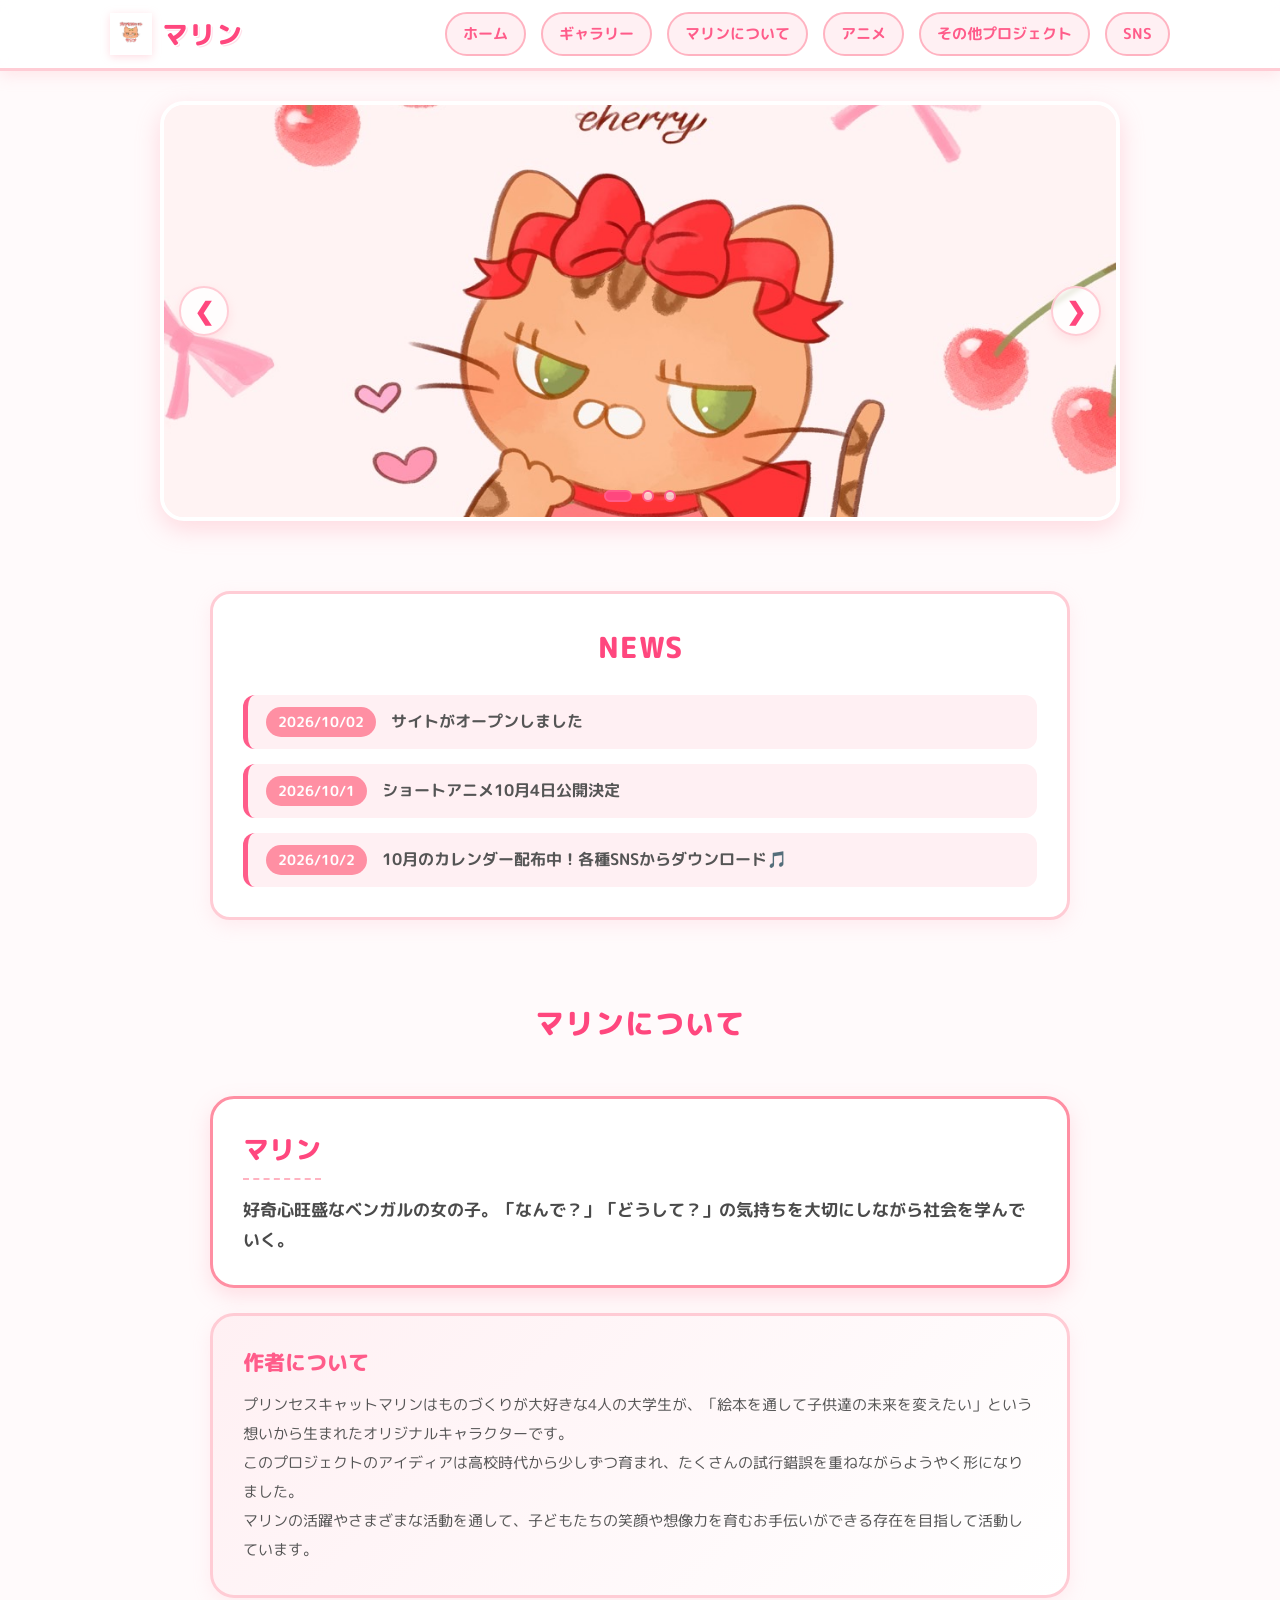
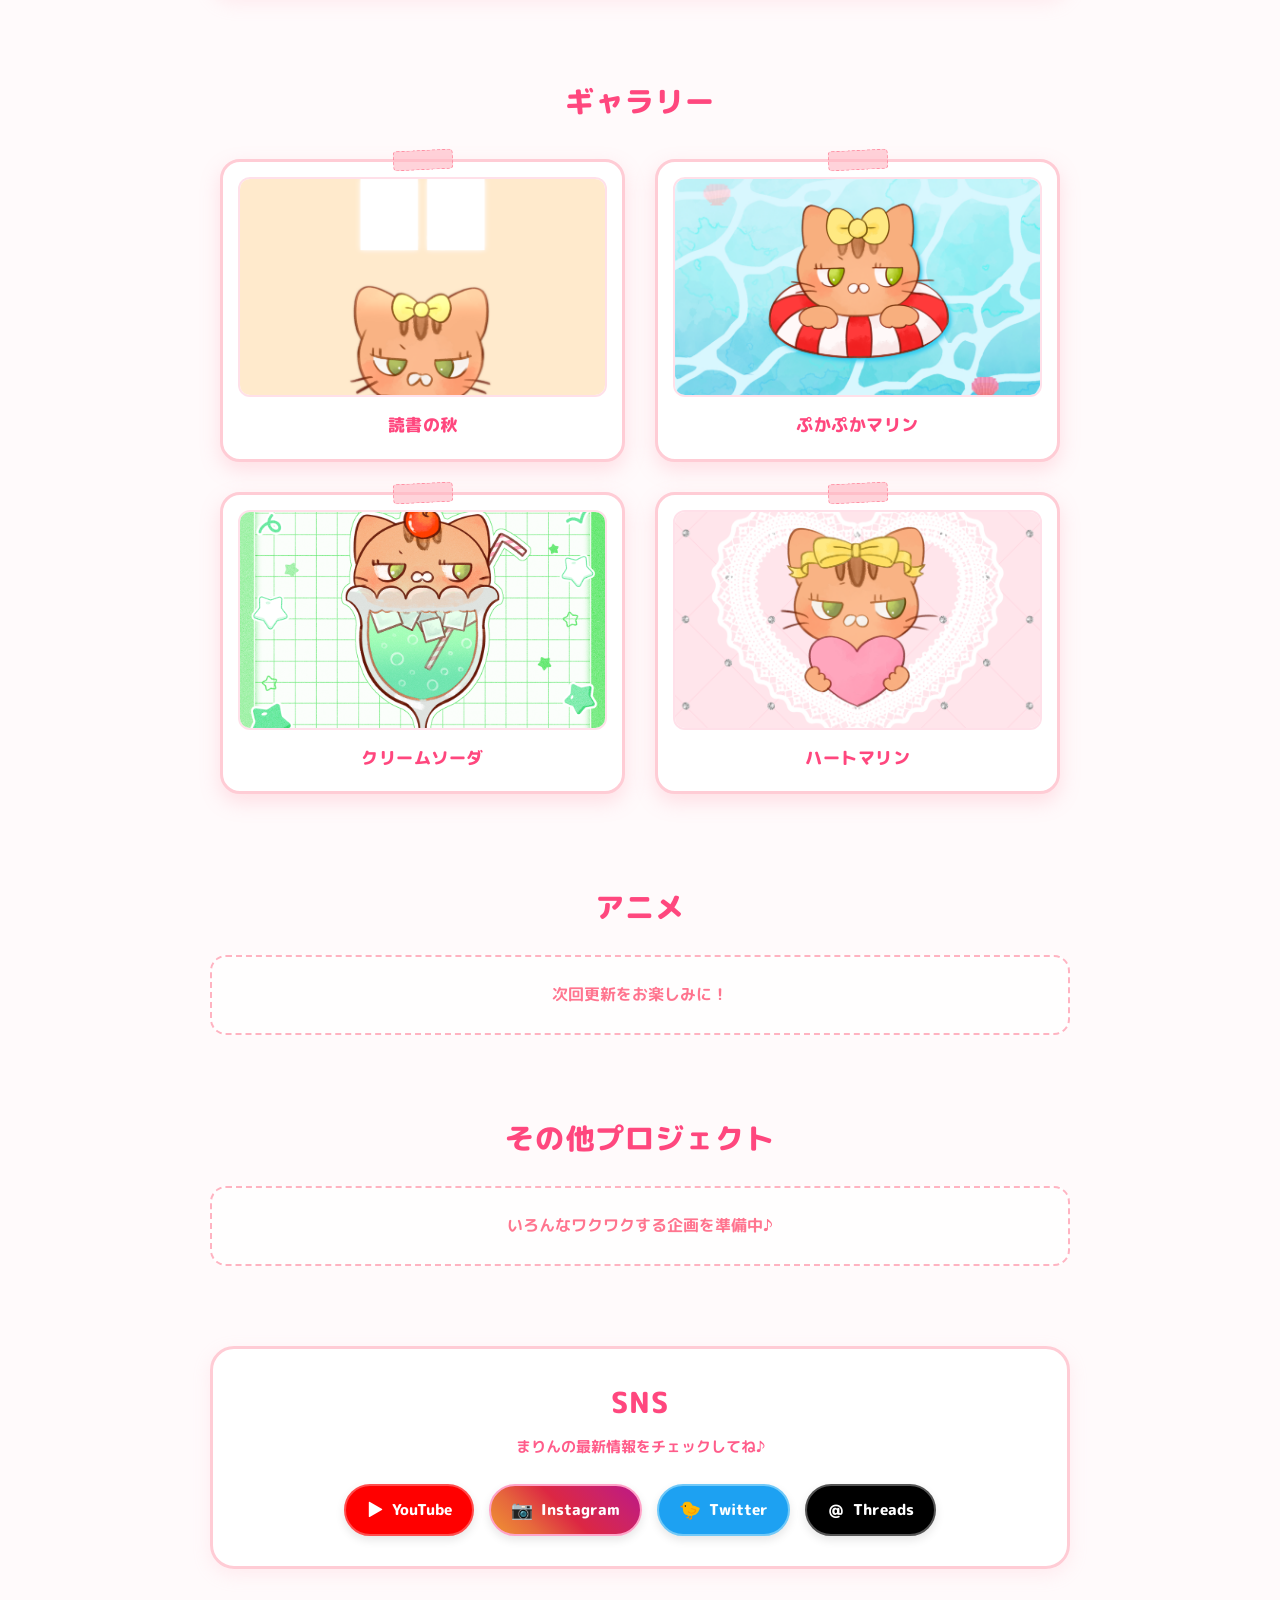
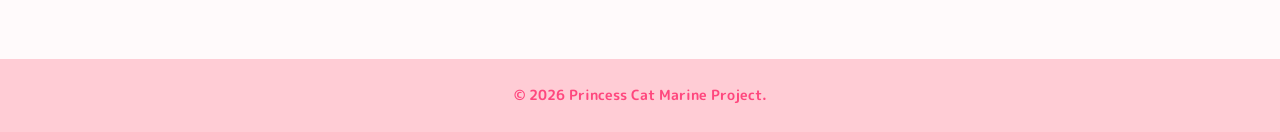
<file: index.html>
<!DOCTYPE html>
<html lang="ja">
<head>
  <meta charset="UTF-8">
  <meta name="viewport" content="width=device-width, initial-scale=1.0">
  <meta name="google-site-verification" content="SN64pRL7KPBeS6AFcpavw4hqOXpsQOiIx0HWBcwmg94" />
  <title>プリンセスキャットマリン Official Website</title>
  
  <!-- 丸ゴシック系フォント（Google Fonts）の読み込み -->
  <link rel="preconnect" href="https://fonts.googleapis.com">
  <link rel="preconnect" href="https://fonts.gstatic.com" crossorigin>
  <link href="https://fonts.googleapis.com/css2?family=M+PLUS+Rounded+1c:wght@400;700;800&display=swap" rel="stylesheet">

  <meta name="keywords" content="プリンセスキャット, マリン, ベンガル, ねこ, イラスト, ヨツヤ, 教育アニメ, ショートアニメ, プリンセスキャットマリン">
  <meta name="description" content="幼児向け教育ショートアニメ公開中のプリンセスキャットマリンの公式サイト。毎週日曜日と水曜日に新作動画公開予定🎵">
  <title>プリンセスキャットマリン公式サイト</title>

  <meta property="og:title" content="プリンセスキャットマリン">
  <meta property="og:description" content="幼児向け教育ショートアニメ公開中のプリンセスキャットマリンの公式サイト。毎週日曜日と水曜日に新作動画公開予定🎵">
  <meta property="og:type" content="website">
  <meta property="og:url" content="https://agu8759094-create.github.io/marin-page/">
  
  <!-- CSSの読み込み -->
  <link rel="stylesheet" href="style.css">
</head>



<body>

  <!-- ==========================================
    1. ロード画面（GIF animation & Progress bar）
  =========================================== -->
  <div id="loading" class="loading-overlay">
    <div class="loading-content">
      <img src="images/walk.GIF" alt="ロード中..." class="loading-gif">
      <div class="loading-bar-container">
        <div class="loading-bar" id="loading-bar"></div>
      </div>
      <p class="loading-text">ロード中... </p>
    </div>
  </div>

  <!-- ==========================================
    2. ヘッダー（サンリオ風デザイン）
  =========================================== -->
  <header class="site-header">
    <meta name="google-site-verification" content="SN64pRL7KPBeS6AFcpavw4hqOXpsQOiIx0HWBcwmg94" />
    <div class="header-inner">
      <!-- ロゴ & アイコン -->
      <a href="#" class="site-logo">
        <img src="images/aikon.png" alt="まりん アイコン" class="logo-icon">
        <span class="logo-text">マリン</span>
      </a>

      <!-- PC用ナビゲーション -->
      <nav class="desktop-nav">
        <ul>
          <li><a href="#home" class="nav-link">ホーム</a></li>
          <li><a href="#gallery" class="nav-link">ギャラリー</a></li>
          <li><a href="#about" class="nav-link">マリンについて</a></li>
          <li><a href="#anime" class="nav-link">アニメ</a></li>
          <li><a href="#projects" class="nav-link">その他プロジェクト</a></li>
          <li><a href="#sns" class="nav-link">SNS</a></li>
        </ul>
      </nav>

      <!-- スマホ用ハンバーガーボタン -->
      <button class="hamburger-btn" id="hamburger-btn" aria-label="メニューを開く">
        <span class="bar"></span>
        <span class="bar"></span>
        <span class="bar"></span>
      </button>
    </div>

    <!-- スマホ用スライドメニュー（バツボタン付き） -->
    <div class="mobile-menu" id="mobile-menu">
      <button class="close-btn" id="close-btn" aria-label="メニューを閉じる">×</button>
      <nav class="mobile-nav">
        <ul>
          <li><a href="#home" class="mobile-nav-link">ホーム</a></li>
          <li><a href="#gallery" class="mobile-nav-link">ギャラリー</a></li>
          <li><a href="#about" class="mobile-nav-link">マリンについて</a></li>
          <li><a href="#anime" class="mobile-nav-link">アニメ</a></li>
          <li><a href="#projects" class="mobile-nav-link">その他プロジェクト</a></li>
          <li><a href="#sns" class="nav-link">SNS</a></li>
        </ul>
      </nav>
    </div>
  </header>

  <!-- ==========================================
    メインコンテンツ
  =========================================== -->
  <main>

    <!-- 3. スライドショーエリア -->
   <!-- 3. スライドショーエリア（修正後） -->
   <section id="home" class="hero-section">
    <div class="slideshow-container">
      <div class="slide fade">
        <img src="images/cherry.JPG" alt="スライド画像1">
      </div>
      <div class="slide fade">
        <img src="images/news1.png" alt="スライド画像2">
      </div>
      <div class="slide fade">
        <img src="images/news2.png" alt="スライド画像3">
      </div>
      
      <!-- ★ここに矢印ボタンを追加します -->
      <!-- 前へボタン -->
      <a class="prev-btn" id="prev-btn" aria-label="前のスライドへ">&#10094;</a>
      <!-- 次へボタン -->
      <a class="next-btn" id="next-btn" aria-label="次のスライドへ">&#10095;</a>
      
      <!-- インジケーター（ドット） -->
      <div class="dots-container">
        <span class="dot"></span>
        <span class="dot"></span>
        <span class="dot"></span>
      </div>
    </div>
  </section>

    <!-- 4. ニュース欄（背景：cat.background.JPG） -->
    <section class="news-section">
      <div class="news-container">
        <h2 class="section-title">NEWS</h2>
        <ul class="news-list">
          <li class="news-item">
            <span class="news-date">2026/10/02</span>
            <span class="news-text">サイトがオープンしました</span>
          </li>
          <li class="news-item">
            <span class="news-date">2026/10/1</span>
            <span class="news-text">ショートアニメ10月4日公開決定</span>
          </li>
          <li class="news-item">
            <span class="news-date">2026/10/2</span>
            <span class="news-text">10月のカレンダー配布中！各種SNSからダウンロード🎵</span>
          </li>
        </ul>
      </div>
    </section>

    

    <!-- 5. まりんについてセクション -->
    <section id="about" class="about-section">
      <div class="about-container">
        <h2 class="section-title">マリンについて</h2>

        <!-- キャラクター紹介 -->
        <div class="character-card">
          <div class="card-header">
            <h3>マリン</h3>
          </div>
          <p class="character-desc">
            好奇心旺盛なベンガルの女の子。「なんで？」「どうして？」の気持ちを大切にしながら社会を学んでいく。
          </p>
        </div>

        <!-- 作者紹介 -->
        <div class="author-card">
          <h3 class="author-title">作者について</h3>
          <p class="author-desc">
            プリンセスキャットマリンはものづくりが大好きな4人の大学生が、「絵本を通して子供達の未来を変えたい」という想いから生まれたオリジナルキャラクターです。<br>
            このプロジェクトのアイディアは高校時代から少しずつ育まれ、たくさんの試行錯誤を重ねながらようやく形になりました。<br>
            マリンの活躍やさまざまな活動を通して、子どもたちの笑顔や想像力を育むお手伝いができる存在を目指して活動しています。
          </p>
        </div>
      </div>
    </section>

 <!-- 6. ギャラリーセクション（修正後） -->
 <section id="gallery" class="gallery-section">
    <h2 class="section-title">ギャラリー</h2>
    
    <div class="gallery-grid">
      <!-- カード1 -->
      <div class="gallery-card">
        <div class="card-tape"></div>
        <div class="gallery-img-wrapper">
          <img src="images/gallery1.png" alt="イラスト1">
        </div>
        <p class="gallery-caption">読書の秋</p>
      </div>

      <!-- カード2 -->
      <div class="gallery-card">
        <div class="card-tape"></div>
        <div class="gallery-img-wrapper">
          <img src="images/gallery2.png" alt="イラスト2">
        </div>
        <p class="gallery-caption">ぷかぷかマリン</p>
      </div>

      <!-- カード3 -->
      <div class="gallery-card">
        <div class="card-tape"></div>
        <div class="gallery-img-wrapper">
          <img src="images/soda.png" alt="イラスト3">
        </div>
        <p class="gallery-caption">クリームソーダ</p>
      </div>

      <!-- カード4 -->
      <div class="gallery-card">
        <div class="card-tape"></div>
        <div class="gallery-img-wrapper">
          <img src="images/heart.png" alt="イラスト4">
        </div>
        <p class="gallery-caption">ハートマリン</p>
      </div>
    </div>
  </section>

    <!-- 7. あにめ（プレースホルダー） -->
    <section id="anime" class="placeholder-section">
      <h2 class="section-title">アニメ</h2>
      <p class="placeholder-text">次回更新をお楽しみに！</p>
    </section>

    <!-- 8. その他プロジェクト（プレースホルダー） -->
    <section id="projects" class="placeholder-section">
      <h2 class="section-title">その他プロジェクト</h2>
      <p class="placeholder-text">いろんなワクワクする企画を準備中♪</p>
    </section>

  </main>

  <!-- SNSリンクコーナー -->
  <section id="sns" class="sns-section">
    <div class="sns-container">
      <h2 class="section-title">SNS</h2>
      <p class="sns-subtitle">まりんの最新情報をチェックしてね♪</p>
      
      <div class="sns-links">
        <!-- YouTube -->
        <a href="https://youtube.com/@YOUR_ACCOUNT" target="_blank" rel="noopener noreferrer" class="sns-btn youtube" aria-label="YouTube">
          <span class="sns-icon">▶</span>
          <span class="sns-label">YouTube</span>
        </a>

        <!-- Instagram -->
        <a href="https://www.instagram.com/bengal_marine?stkn=ZWh6czlrN2N4Nmhp&utm_source=qr" target="_blank" rel="noopener noreferrer" class="sns-btn instagram" aria-label="Instagram">
          <span class="sns-icon">📷</span>
          <span class="sns-label">Instagram</span>
        </a>

        <!-- Twitter (X) -->
        <a href="https://x.com/bengal_marine13?s=11" target="_blank" rel="noopener noreferrer" class="sns-btn twitter" aria-label="Twitter">
          <span class="sns-icon">🐤</span>
          <span class="sns-label">Twitter</span>
        </a>

        <!-- Threads -->
        <a href="https://threads.net/@YOUR_ACCOUNT" target="_blank" rel="noopener noreferrer" class="sns-btn threads" aria-label="Threads">
          <span class="sns-icon">＠</span>
          <span class="sns-label">Threads</span>
        </a>
      </div>
    </div>
  </section>

  <!-- ==========================================
    フッター
  =========================================== -->
  <footer class="site-footer">
    <p>&copy; 2026 Princess Cat Marine Project.</p>
  </footer>

</body>
</html>

<!-- script.js の読み込み（</body> の直前に設置） -->
<script src="script.js"></script>
</body>
</html>
</file>
<file: style.css>
/* ==========================================
   0. リセット & 基本設定
=========================================== */
*, *::before, *::after {
  box-sizing: border-box;
  margin: 0;
  padding: 0;
}

html {
  scroll-behavior: smooth;
}


body {
  font-family: 'M PLUS Rounded 1c', "Hiragino Kaku Gothic ProN", "Meiryo", sans-serif;
  color: #ff6b81;
  background-color: #fffafb;
  /* 画像ファイルの指定 
  background-image: url('background2.png');
  background-repeat: no-repeat;
  background-position: center top;
  background-size: contain; /* 画像全体が見えるサイズに収める */
  line-height: 1.6;
}

/* リンクの基本スタイル */
a {
  text-decoration: none;
  color: inherit;
}

/* リストスタイルリセット */
ul, ol {
  list-style: none;
}

/* ==========================================
   1. ローディング画面 (Loading Overlay)
=========================================== */
.loading-overlay {
  position: fixed;
  top: 0;
  left: 0;
  width: 100%;
  height: 100%;
  background-color: #ffffff;
  display: flex;
  justify-content: center;
  align-items: center;
  z-index: 9999;
  transition: opacity 0.6s ease, visibility 0.6s ease;
}

/* JSで非表示にするクラス */
.loading-overlay.loaded {
  opacity: 0;
  visibility: hidden;
}

.loading-content {
  text-align: center;
  width: 80%;
  max-width: 320px;
}

.loading-gif {
  width: 120px;
  height: auto;
  margin-bottom: 20px;
  /* ぷっくり跳ねるような可愛いアニメーション */
  animation: bounce 1.2s infinite alternate ease-in-out;
}

@keyframes bounce {
  0% { transform: translateY(0); }
  100% { transform: translateY(-10px); }
}

.loading-bar-container {
  width: 100%;
  height: 14px;
  background-color: #ffe0e9;
  border-radius: 20px;
  overflow: hidden;
  border: 2px solid #ff8fa3;
  margin-bottom: 12px;
  box-shadow: inset 0 2px 4px rgba(0,0,0,0.05);
}

.loading-bar {
  width: 0%;
  height: 100%;
  background: linear-gradient(90deg, #ff8fa3, #ff5c8a);
  border-radius: 20px;
  transition: width 0.3s ease;
}

.loading-text {
  font-size: 0.95rem;
  font-weight: 700;
  color: #ff5c8a;
}

/* ==========================================
   2. ヘッダー（サンリオ風ぷっくり透け感デザイン）
=========================================== */
.site-header {
  position: sticky;
  top: 0;
  left: 0;
  width: 100%;
  z-index: 1000;
  /* ほんのりピンクがかった上品な半透明背景（すりガラス効果） */
  background: rgba(255, 255, 255, 0.85);
  backdrop-filter: blur(8px);
  -webkit-backdrop-filter: blur(8px);
  border-bottom: 3px solid #ffccd5;
  box-shadow: 0 4px 15px rgba(255, 182, 193, 0.3);
}

.header-inner {
  max-width: 1100px;
  margin: 0 auto;
  padding: 12px 20px;
  display: flex;
  justify-content: space-between;
  align-items: center;
}

/* ロゴエリア */
.site-logo {
  display: flex;
  align-items: center;
  gap: 10px;
  transition: transform 0.3s ease;
}

.site-logo:hover {
  transform: scale(1.05) rotate(-2deg); /* サンリオらしいポップな拡大 */
}

.logo-icon {
  width: 42px;
  height: 42px;
  object-fit: contain;
  filter: drop-shadow(0 2px 4px rgba(255, 143, 163, 0.3));
}

.logo-text {
  font-size: 1.6rem;
  font-weight: 800;
  color: #ff477e;
  letter-spacing: 1px;
  text-shadow: 1px 1px 0px #ffffff, 2px 2px 0px #ffe0e9;
}

/* デスクトップ用ナビゲーション */
.desktop-nav ul {
  display: flex;
  gap: 15px;
}

.nav-link {
  display: inline-block;
  padding: 8px 16px;
  font-weight: 700;
  font-size: 0.95rem;
  color: #ff5c8a;
  background-color: #fff0f3;
  border: 2px solid #ffb3c1;
  border-radius: 25px;
  transition: all 0.3s cubic-bezier(0.175, 0.885, 0.32, 1.275);
}

/* ホバー時のサンリオ風アニメーション（ぷっくり拡大＆シャドウ） */
.nav-link:hover {
  background-color: #ff477e;
  color: #ffffff;
  border-color: #ff477e;
  transform: translateY(-3px) scale(1.08);
  box-shadow: 0 6px 12px rgba(255, 71, 126, 0.25);
}

/* ==========================================
   3. スライドショー（サイズ固定＆ふんわりアニメーション）
=========================================== */
.hero-section {
  padding: 30px 20px;
  max-width: 1000px;
  margin: 0 auto;
}

.slideshow-container {
  position: relative;
  width: 100%;
  height: 420px; /* 画像の元の大きさに関わらず高さを420pxに固定 */
  margin: 0 auto;
  border-radius: 24px;
  overflow: hidden;
  box-shadow: 0 8px 25px rgba(255, 143, 163, 0.3);
  border: 4px solid #ffffff;
  background-color: #fff0f3;
}

.slide {
  display: none;
  width: 100%;
  height: 100%;
}

.slide img {
  width: 100%;
  height: 100%;
  object-fit: cover; /* 縦横比を保ちつつ、枠いっぱいに綺麗に綺麗に納めます */
}

/* ふんわり切り替わるアニメーション */
.fade {
  animation-name: fade;
  animation-duration: 1.5s;
}

@keyframes fade {
  from { opacity: 0.4; }
  to { opacity: 1; }
}

/* インジケーター（下の丸ポチ） */
.dots-container {
  position: absolute;
  bottom: 15px;
  left: 50%;
  transform: translateX(-50%);
  display: flex;
  gap: 10px;
  z-index: 10;
}

.dot {
  height: 12px;
  width: 12px;
  background-color: rgba(255, 255, 255, 0.7);
  border: 2px solid #ff5c8a;
  border-radius: 50%;
  display: inline-block;
  transition: all 0.3s ease;
  cursor: pointer;
}

.dot.active, .dot:hover {
  background-color: #ff477e;
  width: 28px; /* 選択中に横長になって可愛くアピール */
  border-radius: 10px;
}

/* ==========================================
   4. ニュース欄 (NEWS)
=========================================== */
.news-section {
  padding: 40px 20px;
  max-width: 900px;
  margin: 0 auto;
}

.section-title {
  text-align: center;
  font-size: 1.8rem;
  font-weight: 800;
  color: #ff477e;
  margin-bottom: 25px;
  position: relative;
  letter-spacing: 1px;
}

/* タイトルの前後に可愛いアイコン風アクセント 
.section-title::before,
.section-title::after {
  content: '🌸';
  font-size: 1.2rem;
  margin: 0 10px;
}*/

.news-container {
  background: rgba(255, 255, 255, 0.9);
  backdrop-filter: blur(5px);
  border: 3px solid #ffccd5;
  border-radius: 20px;
  padding: 30px;
  box-shadow: 0 6px 18px rgba(255, 182, 193, 0.2);
}

.news-list {
  display: flex;
  flex-direction: column;
  gap: 15px;
}

.news-item {
  display: flex;
  align-items: center;
  gap: 15px;
  padding: 12px 18px;
  background-color: #fff0f3;
  border-radius: 12px;
  border-left: 5px solid #ff5c8a;
  transition: transform 0.2s ease, background-color 0.2s ease;
}

.news-item:hover {
  transform: translateX(5px); /* ホバー時に少し右へスライド */
  background-color: #ffe0e9;
}

.news-date {
  font-weight: 700;
  color: #ffffff;
  background-color: #ff8fa3;
  padding: 4px 12px;
  border-radius: 15px;
  font-size: 0.85rem;
  white-space: nowrap;
}

.news-text {
  font-weight: 700;
  color: #555555;
}

/* ==========================================
   5. まりんについてセクション
=========================================== */
.about-section {
  padding: 40px 20px;
  max-width: 900px;
  margin: 0 auto;
}

.about-container {
  display: flex;
  flex-direction: column;
  gap: 25px;
}

/* キャラクターカード */
.character-card {
  background: rgba(255, 255, 255, 0.95);
  border: 3px solid #ff8fa3;
  border-radius: 24px;
  padding: 30px;
  box-shadow: 0 8px 20px rgba(255, 143, 163, 0.25);
  position: relative;
}

.card-header h3 {
  font-size: 1.6rem;
  font-weight: 800;
  color: #ff477e;
  border-bottom: 2px dashed #ffb3c1;
  padding-bottom: 8px;
  margin-bottom: 15px;
  display: inline-block;
}

.character-desc {
  font-size: 1.05rem;
  line-height: 1.8;
  color: #4a4a4a;
  font-weight: 700;
}

/* 作者についてカード */
.author-card {
  background: linear-gradient(135deg, #fff0f3 0%, #ffffff 100%);
  border: 3px solid #ffccd5;
  border-radius: 24px;
  padding: 30px;
  box-shadow: 0 6px 18px rgba(255, 182, 193, 0.2);
}

.author-title {
  font-size: 1.3rem;
  font-weight: 800;
  color: #ff5c8a;
  margin-bottom: 12px;
}

.author-desc {
  font-size: 0.95rem;
  line-height: 1.9;
  color: #555555;
}

/* 準備中セクション共通 */
.placeholder-section {
  padding: 40px 20px;
  max-width: 900px;
  margin: 0 auto;
  text-align: center;
}

.placeholder-text {
  background-color: rgba(255, 255, 255, 0.8);
  border: 2px dashed #ffb3c1;
  padding: 25px;
  border-radius: 16px;
  color: #ff758f;
  font-weight: 700;
}

/* フッター */
.site-footer {
  text-align: center;
  padding: 25px;
  background-color: #ffccd5;
  color: #ff477e;
  font-weight: 700;
  font-size: 0.9rem;
  margin-top: 50px;
}

/* ==========================================
   6. スマホ用ハンバーガーメニュー & レスポンシブ対応
=========================================== */

/* デフォルト（PC画面）ではハンバーガーボタンとモバイルメニューを隠す */
.hamburger-btn,
.mobile-menu {
  display: none;
}

/* スマホ・タブレット表示（画面幅 768px 以下） */
@media (max-width: 768px) {
  
  /* PC用ナビゲーションを隠す */
  .desktop-nav {
    display: none;
  }

  /* ハンバーガーボタンを表示 */
  .hamburger-btn {
    display: flex;
    flex-direction: column;
    justify-content: space-around;
    width: 44px;
    height: 44px;
    background: #fff0f3;
    border: 2px solid #ffb3c1;
    border-radius: 12px;
    padding: 8px;
    cursor: pointer;
    transition: all 0.3s cubic-bezier(0.175, 0.885, 0.32, 1.275);
  }

  /* ハンバーガーボタンを押した/ホバーした時のアニメーション */
  .hamburger-btn:hover,
  .hamburger-btn:active {
    transform: scale(1.1);
    background-color: #ffe0e9;
  }

  /* ハンバーガーの3本線 */
  .hamburger-btn .bar {
    width: 100%;
    height: 3px;
    background-color: #ff5c8a;
    border-radius: 3px;
    transition: all 0.3s ease;
  }

  /* スマホ用スライドメニュー（画面右側から出現） */
  .mobile-menu {
    display: block;
    position: fixed;
    top: 0;
    right: -100%; /* 最初は画面外（右側）に隠しておく */
    width: 80%;
    max-width: 300px;
    height: 100vh;
    background: rgba(255, 255, 255, 0.98);
    backdrop-filter: blur(10px);
    -webkit-backdrop-filter: blur(10px);
    border-left: 4px solid #ffccd5;
    box-shadow: -5px 0 25px rgba(255, 143, 163, 0.3);
    z-index: 2000;
    padding: 70px 20px 30px;
    transition: right 0.4s cubic-bezier(0.175, 0.885, 0.32, 1.275);
  }

  /* JSで開いた時に追加されるクラス */
  .mobile-menu.active {
    right: 0;
  }

  /* モバイルメニュー内のバツボタン（×） */
  .close-btn {
    position: absolute;
    top: 15px;
    right: 15px;
    width: 42px;
    height: 42px;
    background: #fff0f3;
    border: 2px solid #ffb3c1;
    border-radius: 50%;
    font-size: 1.8rem;
    font-weight: 800;
    color: #ff477e;
    display: flex;
    justify-content: center;
    align-items: center;
    cursor: pointer;
    line-height: 1;
    transition: all 0.3s cubic-bezier(0.175, 0.885, 0.32, 1.275);
  }

  .close-btn:hover {
    background-color: #ff477e;
    color: #ffffff;
    border-color: #ff477e;
    transform: rotate(90deg) scale(1.1);
  }

  /* モバイル用メニューリンク */
  .mobile-nav ul {
    display: flex;
    flex-direction: column;
    gap: 15px;
  }

  .mobile-nav-link {
    display: block;
    padding: 12px 18px;
    font-weight: 700;
    font-size: 1rem;
    color: #ff5c8a;
    background-color: #fff0f3;
    border: 2px solid #ffb3c1;
    border-radius: 20px;
    text-align: center;
    transition: all 0.3s ease;
  }

  .mobile-nav-link:hover,
  .mobile-nav-link:active {
    background-color: #ff477e;
    color: #ffffff;
    border-color: #ff477e;
    transform: scale(1.05);
  }

  /* スマホでの各要素のサイズ調整 */
  .slideshow-container {
    height: 240px; /* スマホ画面に合わせて高さをギュッと調整 */
    border-radius: 16px;
  }

  .news-item {
    flex-direction: column;
    align-items: flex-start;
    gap: 8px;
  }
}

/* ==========================================
   7. ぷっくりホバーアニメーション & 共通効果
=========================================== */

/* キャラクターカード・作者カード・ニュース枠などのホバー拡大 */
.character-card,
.author-card,
.news-container {
  transition: transform 0.3s cubic-bezier(0.175, 0.885, 0.32, 1.275), box-shadow 0.3s ease;
}

.character-card:hover,
.author-card:hover,
.news-container:hover {
  transform: translateY(-5px) scale(1.01); /* ほんのり浮き上がる */
  box-shadow: 0 12px 25px rgba(255, 143, 163, 0.3);
}

/* ボタン類を押した瞬間に「むにゅっ」と少し凹むリアルなリアクション */
.nav-link:active,
.hamburger-btn:active,
.close-btn:active,
.mobile-nav-link:active {
  transform: scale(0.92) !important;
}

/* ==========================================
   追加：スライドショー矢印ボタン
=========================================== */
/* 左右ボタン共通のスタイル */
.prev-btn, .next-btn {
  cursor: pointer;
  position: absolute;
  top: 50%; /* 上下中央 */
  transform: translateY(-50%) scale(1); /* 中央寄せ補正 + 初期サイズ */
  width: 50px;
  height: 50px;
  background-color: rgba(255, 255, 255, 0.8); /* 少し透けた白 */
  backdrop-filter: blur(2px); /* ほんのりすりガラス効果 */
  color: #ff477e; /* 矢印の色（濃いピンク） */
  font-weight: bold;
  font-size: 24px;
  transition: all 0.3s cubic-bezier(0.175, 0.885, 0.32, 1.275); /* ぷっくり動くアニメーション */
  border-radius: 50%; /* 正円 */
  display: flex;
  justify-content: center;
  align-items: center;
  user-select: none; /* テキスト選択を防ぐ */
  border: 2px solid #ffccd5; /* 薄ピンクの枠線 */
  z-index: 15; /* ドットより上に表示 */
  box-shadow: 0 4px 10px rgba(255, 182, 193, 0.3); /* 軽い影 */
}

/* 前へボタンの位置 */
.prev-btn {
  left: 15px;
}

/* 次へボタンの位置 */
.next-btn {
  right: 15px;
}

/* ホバー時のアニメーション（ぷっくり拡大＆背景色変更） */
.prev-btn:hover, .next-btn:hover {
  background-color: #ff477e; /* 濃いピンク */
  color: #ffffff; /* 白 */
  border-color: #ff477e;
  transform: translateY(-50%) scale(1.15); /* 中央位置を保ちつつ拡大 */
  box-shadow: 0 6px 15px rgba(255, 71, 126, 0.4);
}

/* クリックした瞬間のリアクション（少し凹む） */
.prev-btn:active, .next-btn:active {
  transform: translateY(-50%) scale(0.95);
}

/* スマホ対応（少し小さくする） */
@media (max-width: 768px) {
  .prev-btn, .next-btn {
    width: 40px;
    height: 40px;
    font-size: 18px;
    left: 10px; /* 位置も少し内側に */
  }
  .next-btn {
    right: 10px;
  }
}

/* ==========================================
   ギャラリー（チェキ風ポラロイドデザイン）
=========================================== */
.gallery-section {
  padding: 40px 20px;
  max-width: 900px;
  margin: 0 auto;
}

/* 2×2のグリッドレイアウト */
.gallery-grid {
  display: grid;
  grid-template-columns: repeat(2, 1fr); /* PCでは2列 */
  gap: 30px;
  padding: 10px;
}

/* ポラロイド風カード本体 */
.gallery-card {
  position: relative;
  background-color: #ffffff;
  border: 3px solid #ffccd5;
  border-radius: 20px;
  padding: 15px 15px 20px 15px;
  box-shadow: 0 8px 20px rgba(255, 143, 163, 0.25);
  transition: all 0.3s cubic-bezier(0.175, 0.885, 0.32, 1.275);
  display: flex;
  flex-direction: column;
  align-items: center;
}

/* 上部の半透明マスキングテープ風アクセント */
.card-tape {
  position: absolute;
  top: -12px;
  width: 60px;
  height: 20px;
  background-color: rgba(255, 182, 193, 0.6);
  border: 1px dashed #ff8fa3;
  border-radius: 4px;
  transform: rotate(-3deg);
}

/* イラストを包む枠（一定の大きさに揃える） */
.gallery-img-wrapper {
  width: 100%;
  height: 220px;
  border-radius: 12px;
  overflow: hidden;
  background-color: #fff0f3;
  border: 2px solid #ffe0e9;
}

.gallery-img-wrapper img {
  width: 100%;
  height: 100%;
  object-fit: cover; /* 画像の縦横比を崩さず綺麗に納めます */
  transition: transform 0.4s ease;
}

/* 題名（キャプション） */
.gallery-caption {
  margin-top: 15px;
  font-size: 1.05rem;
  font-weight: 800;
  color: #ff477e;
  text-align: center;
  letter-spacing: 0.5px;
}

/* ホバー時のぷっくり＆少し傾くアニメーション */
.gallery-card:nth-child(odd):hover {
  transform: translateY(-8px) scale(1.03) rotate(-2deg); /* 奇数カードは左に少し傾く */
  box-shadow: 0 15px 30px rgba(255, 116, 149, 0.35);
  border-color: #ff8fa3;
}

.gallery-card:nth-child(even):hover {
  transform: translateY(-8px) scale(1.03) rotate(2deg); /* 偶数カードは右に少し傾く */
  box-shadow: 0 15px 30px rgba(255, 116, 149, 0.35);
  border-color: #ff8fa3;
}

.gallery-card:hover .gallery-img-wrapper img {
  transform: scale(1.08); /* カードホバー時に中の画像もふわっと拡大 */
}

/* スマホ表示（1列に並べる） */
@media (max-width: 600px) {
  .gallery-grid {
    grid-template-columns: 1fr; /* 1列に切り替え */
    gap: 25px;
  }

  .gallery-img-wrapper {
    height: 200px;
  }
}

/* ==========================================
   SNSリンクコーナー
=========================================== */
.sns-section {
  padding: 40px 20px;
  max-width: 900px;
  margin: 0 auto;
}

.sns-container {
  background: rgba(255, 255, 255, 0.9);
  backdrop-filter: blur(5px);
  border: 3px solid #ffccd5;
  border-radius: 24px;
  padding: 30px 20px;
  text-align: center;
  box-shadow: 0 6px 18px rgba(255, 182, 193, 0.2);
}

.sns-subtitle {
  font-size: 0.95rem;
  font-weight: 700;
  color: #ff5c8a;
  margin-top: -15px;
  margin-bottom: 25px;
}

/* SNSボタンの並び（レスポンシブ） */
.sns-links {
  display: flex;
  justify-content: center;
  align-items: center;
  gap: 15px;
  flex-wrap: wrap; /* スマホで自動折り返し */
}

/* SNSボタン共通スタイル */
.sns-btn {
  display: flex;
  align-items: center;
  gap: 8px;
  padding: 10px 20px;
  border-radius: 30px;
  font-weight: 800;
  font-size: 0.95rem;
  color: #ffffff;
  transition: all 0.3s cubic-bezier(0.175, 0.885, 0.32, 1.275);
  box-shadow: 0 4px 10px rgba(0, 0, 0, 0.1);
}

.sns-icon {
  font-size: 1.1rem;
}

/* 各SNSのブランドカラー設定 */

/* YouTube */
.sns-btn.youtube {
  background-color: #ff0000;
  border: 2px solid #ff4d4d;
}

/* Instagram */
.sns-btn.instagram {
  background: linear-gradient(45deg, #f09433 0%, #e6683c 25%, #dc2743 50%, #cc2366 75%, #bc1888 100%);
  border: 2px solid #ffa3c8;
}

/* Twitter (X) */
.sns-btn.twitter {
  background-color: #1da1f2;
  border: 2px solid #71c9f8;
}

/* Threads */
.sns-btn.threads {
  background-color: #000000;
  border: 2px solid #555555;
}

/* ホバー時のぷっくり拡大＆浮き上がりアニメーション */
.sns-btn:hover {
  transform: translateY(-5px) scale(1.08);
  box-shadow: 0 8px 20px rgba(255, 116, 149, 0.35);
}

/* クリックした時の「むにゅっ」とした凹み */
.sns-btn:active {
  transform: translateY(-2px) scale(0.95);
}

/* スマホ表示時の微調整 */
@media (max-width: 600px) {
  .sns-links {
    display: grid;
    grid-template-columns: repeat(2, 1fr); /* スマホでは2列×2行で綺麗に配置 */
    gap: 12px;
  }
  
  .sns-btn {
    justify-content: center;
    padding: 10px 12px;
    font-size: 0.9rem;
  }
}
</file>
